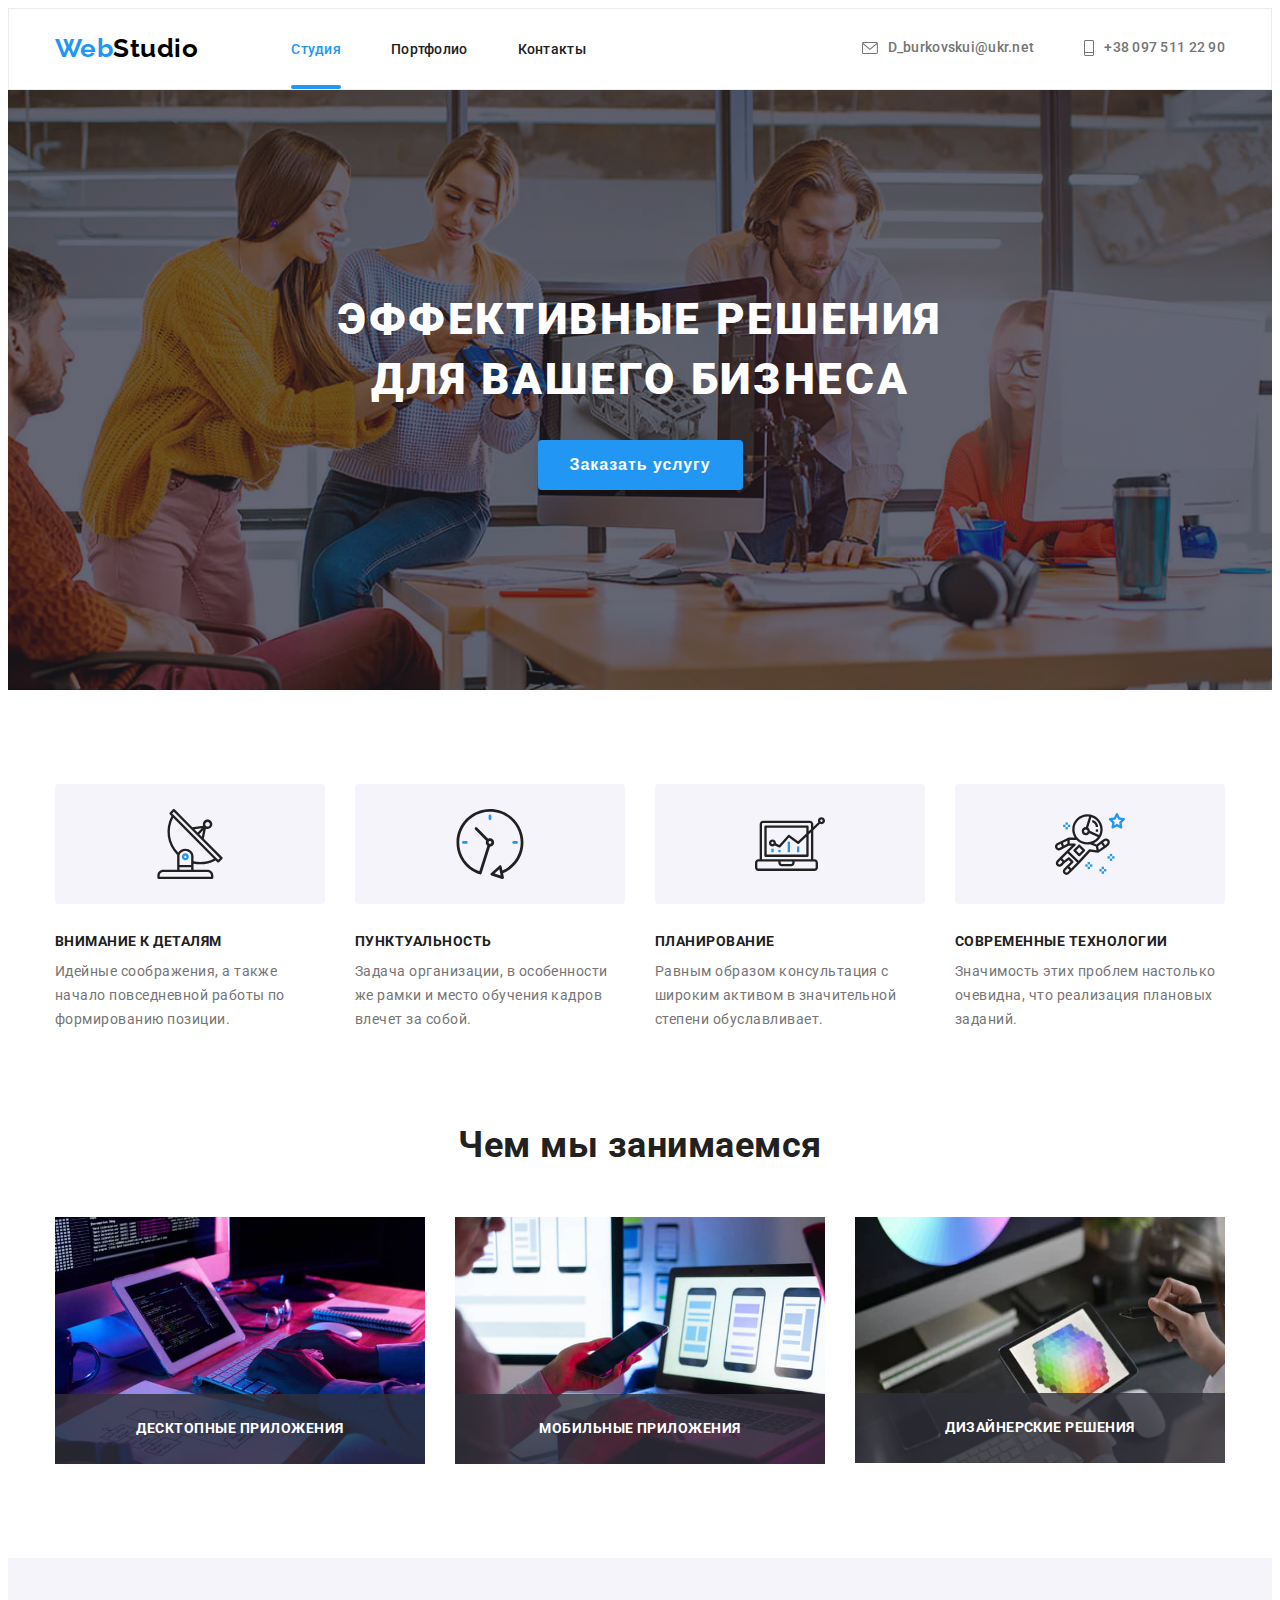
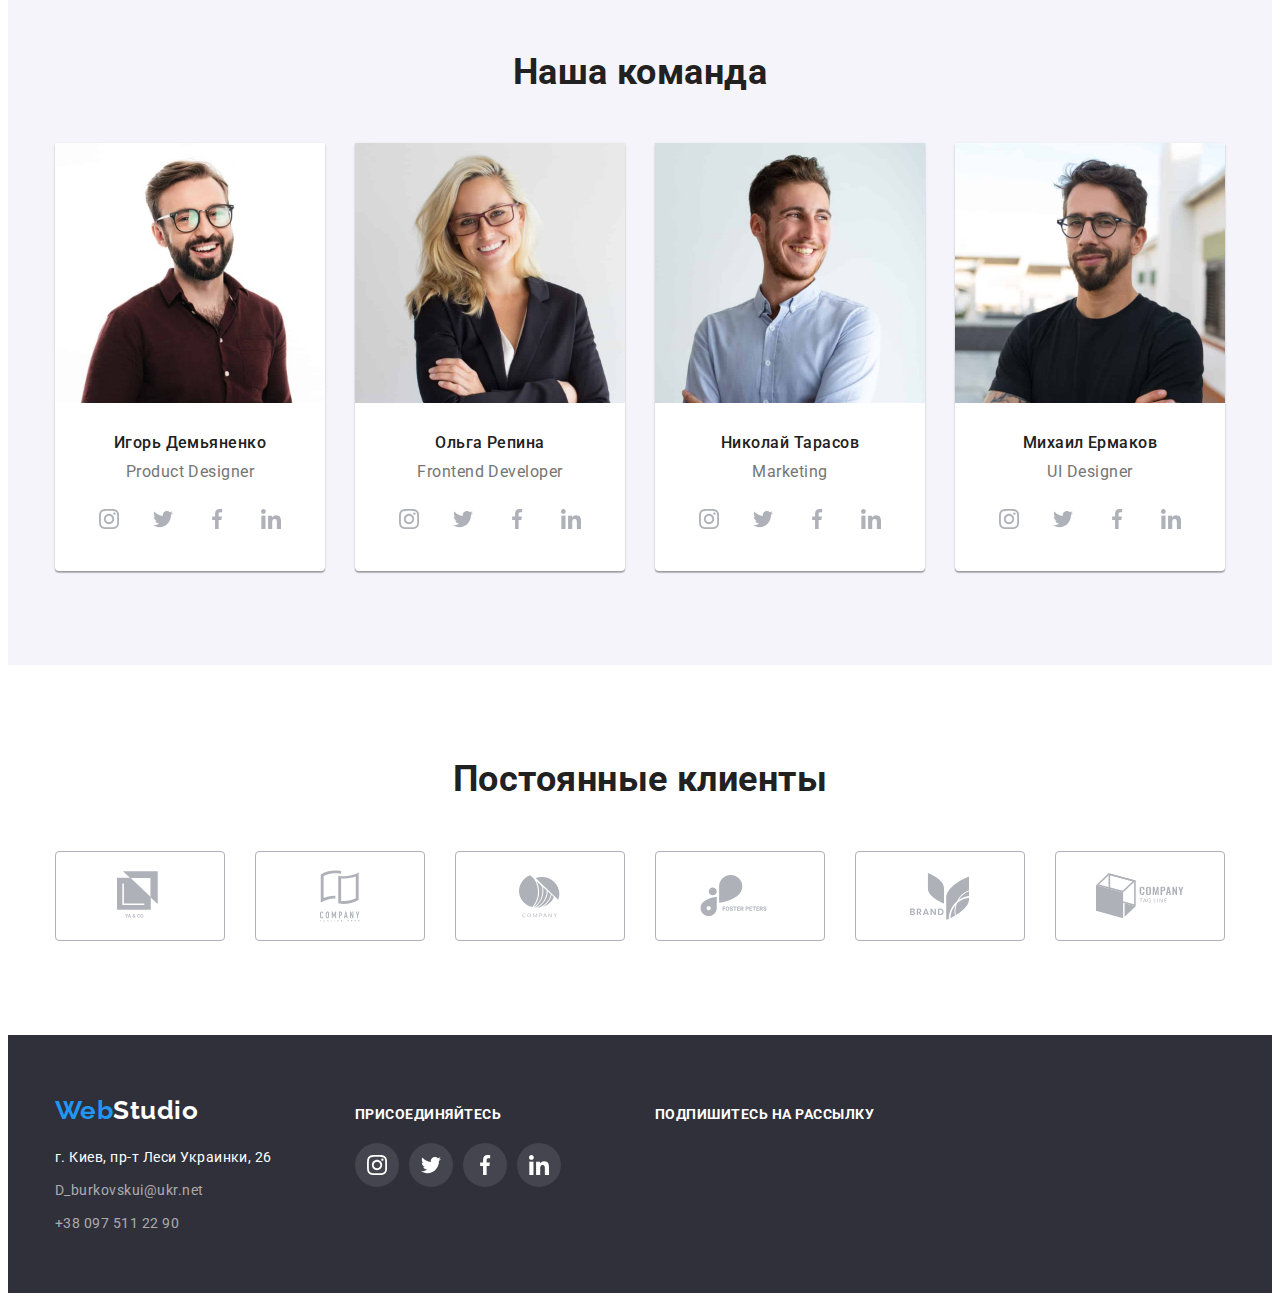
<file: index.html>
<!DOCTYPE html>
<html lang="ru">

<head>
    <meta charset="UTF-8">
    <meta http-equiv="X-UA-Compatible" content="IE=edge">
    <meta name="viewport" content="width=device-width, initial-scale=1.0">
    <title>Web studio</title>
    <link rel="stylesheet" href="https://cdnjs.cloudflare.com/ajax/libs/modern-normalize/1.0.0/modern-normalize.min.css"
        integrity="sha512-ISS7cAi1PEhQ8jnbJpJZMd29NlhNj4AWYyLOSp2CE/CsHxTCu+r+t0D2yoJudVrd0/8fTVPUVDzY5Tvli75u/g=="
        crossorigin="anonymous" />
    <link rel="preconnect" href="https://fonts.gstatic.com">
    <link
        href="https://fonts.googleapis.com/css2?family=Raleway:wght@700&family=Roboto:wght@400;500;700;900&display=swap"
        rel="stylesheet">
    <link rel="stylesheet" href="./css/styles.css">

</head>

<body>
   
        <!-- Header -->

        <header class="header">
            <div class="container">

                <nav class="navigation">

                    <a href="./index.html" class="logo"><span class="blue-web-logo">Web</span>Studio</a>

                    <ul class="navigation-list list flex">
                        <li class="nav-list-item"><a href="./index.html" class="nav-link-item current">Студия</a></li>
                        <li class="nav-list-item"><a href="./portfolio.html" class="nav-link-item">Портфолио</a></li>
                        <li class="nav-list-item"><a href="" class="nav-link-item">Контакты</a></li>
                    </ul>
                </nav>

                <ul class="contacts-list list flex">
                    <li class="contacts-list-item-header"><a href="mailto:D_burkovskui@ukr.net" class="contacts-link-item-header">
                        <svg class="icon-mail">
                        <use href="./images/svg-icons/sprite.svg#icon-message"></use>
                        </svg> D_burkovskui@ukr.net</a>
                    </li>
                    <li class="contacts-list-item-header"><a href="tel:+380975112290" class="contacts-link-item-header">
                        <svg class="icon-phone">
                        <use href="./images/svg-icons/sprite.svg#icon-phone"></use>
                    </svg>+38 097 511 22 90</a></li>
                </ul>
            </div>
        </header>

        <!-- Hero section page 1-->

        <main>
            <section class="hero-section">
            <div class="hero-content">
                <h1 class="hero-section-title">ЭФФЕКТИВНЫЕ РЕШЕНИЯ ДЛЯ ВАШЕГО БИЗНЕСА</h1>
                <button type="button" class="main-button button" data-modal-open>Заказать услугу</button>
            </div>
            </section>

            <!-- Advantages-section -->

            <section class="advantages section">
            <div class="container">
                <h2 class="section-title visually-hidden">Студия</h2>
                <ul class="advantages-section list grid">
                    <li class="advantages-list-item grid-item antenna-icon">
                        <h3 class="advantages-section-title">внимание к деталям</h3>
                        <p class="advantages-section-text">Идейные соображения, а также начало повседневной работы по
                            формированию позиции.</p>
                    </li>
                    <li class="advantages-list-item grid-item clock-icon">
                        <h3 class="advantages-section-title">пунктуальность</h3>
                        <p class="advantages-section-text">Задача организации, в особенности же рамки и место обучения
                            кадров влечет за собой.</p>
                    </li>
                    <li class="advantages-list-item grid-item diagram-icon">
                        <h3 class="advantages-section-title">планирование</h3>
                        <p class="advantages-section-text">Равным образом консультация с широким активом в значительной
                            степени обуславливает.</p>
                    </li>
                    <li class="advantages-list-item grid-item astronaut-icon">
                        <h3 class="advantages-section-title">современные технологии</h3>
                        <p class="advantages-section-text">Значимость этих проблем настолько очевидна, что реализация
                            плановых заданий.</p>
                    </li>
                </ul>
            </div>
            </section>

            <!-- Potfоlio section-->
            
            <section class="potfоlio-main section">
                
            <div class="container">
                <h2 class="section-title portfolio-main-title">Чем мы занимаемся</h2>
                <ul class="portfоlio-list list grid">
                    <li class="portfolio-item grid-item">
                        <div class="portfolio-main-thumb">
                        <img src="./images/img(1).jpg" alt="Написание кода" width="370">
                        <div class="portfolio-main-description">
                            <p class="portfolio-main-text">десктопные приложения</p>
                        </div>
                    </div>
                    </li>
                    <li class="portfolio-item grid-item">
                        <div class="portfolio-main-thumb">
                        <img src="./images/img(2).jpg" alt="Оптимизация данных" width="370">
                        <div class="portfolio-main-description">
                            <p class="portfolio-main-text">мобильные приложения</p>
                    </div>
                    </div>
                    </li>
                    <li class="portfolio-item grid-item">
                        <div class="portfolio-main-thumb">
                        <img src="./images/img(3).jpg" alt="Палитра цветов" width="370" height="246">
                        <div class="portfolio-main-description">
                            <p class="portfolio-main-text">дизайнерские решения</p>
                        </div>
                    </div>
                    </li>
                </ul>
            </div>
            </section>

            <!-- Our team section -->
            
            <section class="our-team section">
            <div class="container">
                <h2 class="section-title our-team-title">Наша команда</h2>
                <ul class="ourteam-list list grid">
                    <li class="team-item grid-item-team">
                        <img src="./images/img(4).jpg" alt="Игорь Демьяненко" width="270" />
                    <div class="name-profession">
                        <h4 class="ourteam-name">Игорь Демьяненко</h4>
                        <h5 class="ourteam-position">Product Designer</h5>

                    <ul class="social-links-list list">
                            <li class="social-icons-item">
                                <a href="" class="social-icons-link" aria-label="Instagarm" target="_blank" rel="noopener noreferrer">
                                    <svg class="icon"> 
                                        <use href="./images/svg-icons/sprite.svg#icon-instagram"></use>
                                    </svg>
                                </a>
                            </li>
                            <li class="social-icons-item">
                                <a href="" class="social-icons-link" aria-label="Twitter" target="_blank" rel="noopener noreferrer">
                                    <svg class="icon">
                                        <use href="./images/svg-icons/sprite.svg#icon-twitter"></use>
                                    </svg>
                                </a>
                            </li>
                            <li class="social-icons-item">
                                <a href="" class="social-icons-link" aria-label="Facebook" target="_blank" rel="noopener noreferrer">
                                    <svg class="icon">
                                        <use href="./images/svg-icons/sprite.svg#icon-facebook"></use>
                                    </svg>
                                </a>
                            </li>
                            <li class="social-icons-item">
                                <a href="" class="social-icons-link" aria-label="LinkedIn" target="_blank" rel="noopener noreferrer">
                                    <svg class="icon">
                                        <use href="./images/svg-icons/sprite.svg#icon-linkedin"></use>
                                    </svg>
                                </a>
                            </li>
                    </ul>

                    </div>
                    </li>
                    <li class="team-item grid-item-team">
                        <img src="./images/img(5).jpg" alt="Ольга Репина" width="270" />
                    <div class="name-profession">
                        <h4 class="ourteam-name">Ольга Репина</h4>
                        <h5 class="ourteam-position">Frontend Developer</h5>

                        <ul class="social-links-list list">
                            <li class="social-icons-item">
                                <a href="" class="social-icons-link" aria-label="Instagarm" target="_blank" rel="noopener noreferrer">
                                    <svg class="icon">
                                        <use href="./images/svg-icons/sprite.svg#icon-instagram"></use>
                                    </svg>
                                </a>
                            </li>
                            <li class="social-icons-item">
                                <a href="" class="social-icons-link" aria-label="Twitter" target="_blank" rel="noopener noreferrer">
                                    <svg class="icon">
                                        <use href="./images/svg-icons/sprite.svg#icon-twitter"></use>
                                    </svg>
                                </a>
                            </li>
                            <li class="social-icons-item">
                                <a href="" class="social-icons-link" aria-label="Facebook" target="_blank" rel="noopener noreferrer">
                                    <svg class="icon">
                                        <use href="./images/svg-icons/sprite.svg#icon-facebook"></use>
                                    </svg>
                                </a>
                            </li>
                            <li class="social-icons-item">
                                <a href="" class="social-icons-link" aria-label="LinkedIn" target="_blank" rel="noopener noreferrer">
                                    <svg class="icon">
                                        <use href="./images/svg-icons/sprite.svg#icon-linkedin"></use>
                                    </svg>
                                </a>
                            </li>
                        </ul>

                    </div>
                    </li>
                    <li class="team-item grid-item-team">
                        <img src="./images/img(6).jpg" alt="Николай Тарасов" width="270" />
                    <div class="name-profession">
                        <h4 class="ourteam-name">Николай Тарасов</h4>
                        <h5 class="ourteam-position">Marketing</h5>

                        <ul class="social-links-list list">
                            <li class="social-icons-item">
                                <a href="" class="social-icons-link" aria-label="Instagarm" target="_blank" rel="noopener noreferrer">
                                    <svg class="icon">
                                        <use href="./images/svg-icons/sprite.svg#icon-instagram"></use>
                                    </svg>
                                </a>
                            </li>
                            <li class="social-icons-item">
                                <a href="" class="social-icons-link" aria-label="Twitter" target="_blank" rel="noopener noreferrer">
                                    <svg class="icon">
                                        <use href="./images/svg-icons/sprite.svg#icon-twitter"></use>
                                    </svg>
                                </a>
                            </li>
                            <li class="social-icons-item">
                                <a href="" class="social-icons-link" aria-label="Facebook" target="_blank" rel="noopener noreferrer">
                                    <svg class="icon">
                                        <use href="./images/svg-icons/sprite.svg#icon-facebook"></use>
                                    </svg>
                                </a>
                            </li>
                            <li class="social-icons-item">
                                <a href="" class="social-icons-link" aria-label="LinkedIn" target="_blank" rel="noopener noreferrer">
                                    <svg class="icon">
                                        <use href="./images/svg-icons/sprite.svg#icon-linkedin"></use>
                                    </svg>
                                </a>
                            </li>
                        </ul>

                    </div>
                    </li>
                    <li class="team-item grid-item-team">
                        <img src="./images/img(7).jpg" alt="Михаил Ермаков" width="270" />
                    <div class="name-profession">
                        <h4 class="ourteam-name">Михаил Ермаков</h4>
                        <h5 class="ourteam-position">UI Designer</h5>

                        <ul class="social-links-list list">
                            <li class="social-icons-item">
                                <a href="" class="social-icons-link" aria-label="Instagarm" target="_blank" rel="noopener noreferrer">
                                    <svg class="icon">
                                        <use href="./images/svg-icons/sprite.svg#icon-instagram"></use>
                                    </svg>
                                </a>
                            </li>
                            <li class="social-icons-item">
                                <a href="" class="social-icons-link" aria-label="Twitter" target="_blank" rel="noopener noreferrer">
                                    <svg class="icon">
                                        <use href="./images/svg-icons/sprite.svg#icon-twitter"></use>
                                    </svg>
                                </a>
                            </li>
                            <li class="social-icons-item">
                                <a href="" class="social-icons-link" aria-label="Facebook" target="_blank" rel="noopener noreferrer">
                                    <svg class="icon">
                                        <use href="./images/svg-icons/sprite.svg#icon-facebook"></use>
                                    </svg>
                                </a>
                            </li>
                            <li class="social-icons-item">
                                <a href="" class="social-icons-link" aria-label="LinkedIn" target="_blank" rel="noopener noreferrer">
                                    <svg class="icon">
                                        <use href="./images/svg-icons/sprite.svg#icon-linkedin"></use>
                                    </svg>
                                </a>
                            </li>
                        </ul>

                    </div>
                    </li>
                </ul>
            </div>
            </section>

            <section class="regular-customers section">
            <div class="container">

                <h2 class="section-title regular-clients-section-title">Постоянные клиенты</h2>

                <ul class="regular-customers-list list grid">

                    <li class="regular-customers-list-item grid-item-customers">
                        <a class="regular-customers-link" href="">
                            <svg class="icon">
                                <use href="./images/svg-icons/sprite.svg#icon-client-one"></use>
                            </svg>
                        </a>
                    </li>
                    <li class="regular-customers-list-item grid-item-customers">
                        <a class="regular-customers-link" href="">
                            <svg class="icon">
                                <use href="./images/svg-icons/sprite.svg#icon-client-two"></use>
                            </svg>
                        </a>
                    </li>
                    <li class="regular-customers-list-item grid-item-customers">
                        <a class="regular-customers-link" href="">
                            <svg class="icon">
                                <use href="./images/svg-icons/sprite.svg#icon-client-three"></use>
                            </svg>
                        </a>
                    </li>
                    <li class="regular-customers-list-item grid-item-customers">
                        <a class="regular-customers-link" href="">
                            <svg class="icon">
                                <use href="./images/svg-icons/sprite.svg#icon-client-four"></use>
                            </svg>
                        </a>
                    </li>
                    <li class="regular-customers-list-item grid-item-customers">
                        <a class="regular-customers-link" href="">
                            <svg class="icon">
                                <use href="./images/svg-icons/sprite.svg#icon-client-five"></use>
                            </svg>
                        </a>
                    </li>
                    <li class="regular-customers-list-item grid-item-customers">
                        <a class="regular-customers-link" href="">
                            <svg class="icon">
                                <use href="./images/svg-icons/sprite.svg#icon-client-six"></use>
                            </svg>
                        </a>
                    </li>
                </ul>
            </div>
            </section>
        </main>

        <!-- Footer -->

        <footer class="footer">
            <div class="container">
               <div class="footer-part-first">
                <a href="./index.html" class="logo-footer logo"><span class="blue-web-logo">Web</span><span
                        class="white-studio-logo">Studio</span></a>
            
                <address>
                    <ul class="adress-list list">
                        <li class="adress-list-item"><a href="https://goo.gl/maps/1382NL266sKPZNC96" class="adress-link-item" target="_blank" 
                            rel="noopener noreferrer">г. Киев, пр-т Леси Украинки, 26</a>
                        </li>
                        <li class="adress-list-item"><a href="mailto:D_burkovskui@ukr.net" class="contacts-link-item-footer">D_burkovskui@ukr.net</a>
                        </li>
                        <li class="adress-list-item"><a href="tel:+380975112290" class="contacts-link-item-footer">+38 097 511 22 90</a>
                        </li>
                    </ul>
                </address>
        
            </div>
            <div class="footer-social-links">
                <p class="footer-block-title">присоединяйтесь</p>

                <ul class="social-links-list-footer list">
                    <li class="social-icons-item-footer">
                        <a href="" class="social-icons-link" aria-label="Instagarm" target="_blank" rel="noopener noreferrer">
                            <svg class="icon">
                                <use href="./images/svg-icons/sprite.svg#icon-instagram"></use>
                            </svg>
                        </a>
                    </li>
                    <li class="social-icons-item-footer">
                        <a href="" class="social-icons-link" aria-label="Twitter" target="_blank" rel="noopener noreferrer">
                            <svg class="icon">
                                <use href="./images/svg-icons/sprite.svg#icon-twitter"></use>
                            </svg>
                        </a>
                    </li>
                    <li class="social-icons-item-footer">
                        <a href="" class="social-icons-link" aria-label="Facebook" target="_blank" rel="noopener noreferrer">
                            <svg class="icon">
                                <use href="./images/svg-icons/sprite.svg#icon-facebook"></use>
                            </svg>
                        </a>
                    </li>
                    <li class="social-icons-item-footer">
                        <a href="" class="social-icons-link" aria-label="LinkedIn" target="_blank" rel="noopener noreferrer">
                            <svg class="icon">
                                <use href="./images/svg-icons/sprite.svg#icon-linkedin"></use>
                            </svg>
                        </a>
                    </li>
                </ul>
                
            </div>
            <div class="footer-form-part">
                <p class="footer-form-title">Подпишитесь на рассылку</p>
              
            </div>
            </div>
        </footer>

        <!-- Modal window -->
        
        <div class="modal-backdrop is-hidden" data-modal>
            <div class="modal">
                <button class="modal-close-button" data-modal-close>
                    <svg class="icon">
                        <use href="./images/svg-icons/sprite.svg#icon-modal-exit"></use>
                    </svg>
                </button>
            </div>
        </div>

        <script src="./js/modal.js"></script>
</body>

</html>
</file>
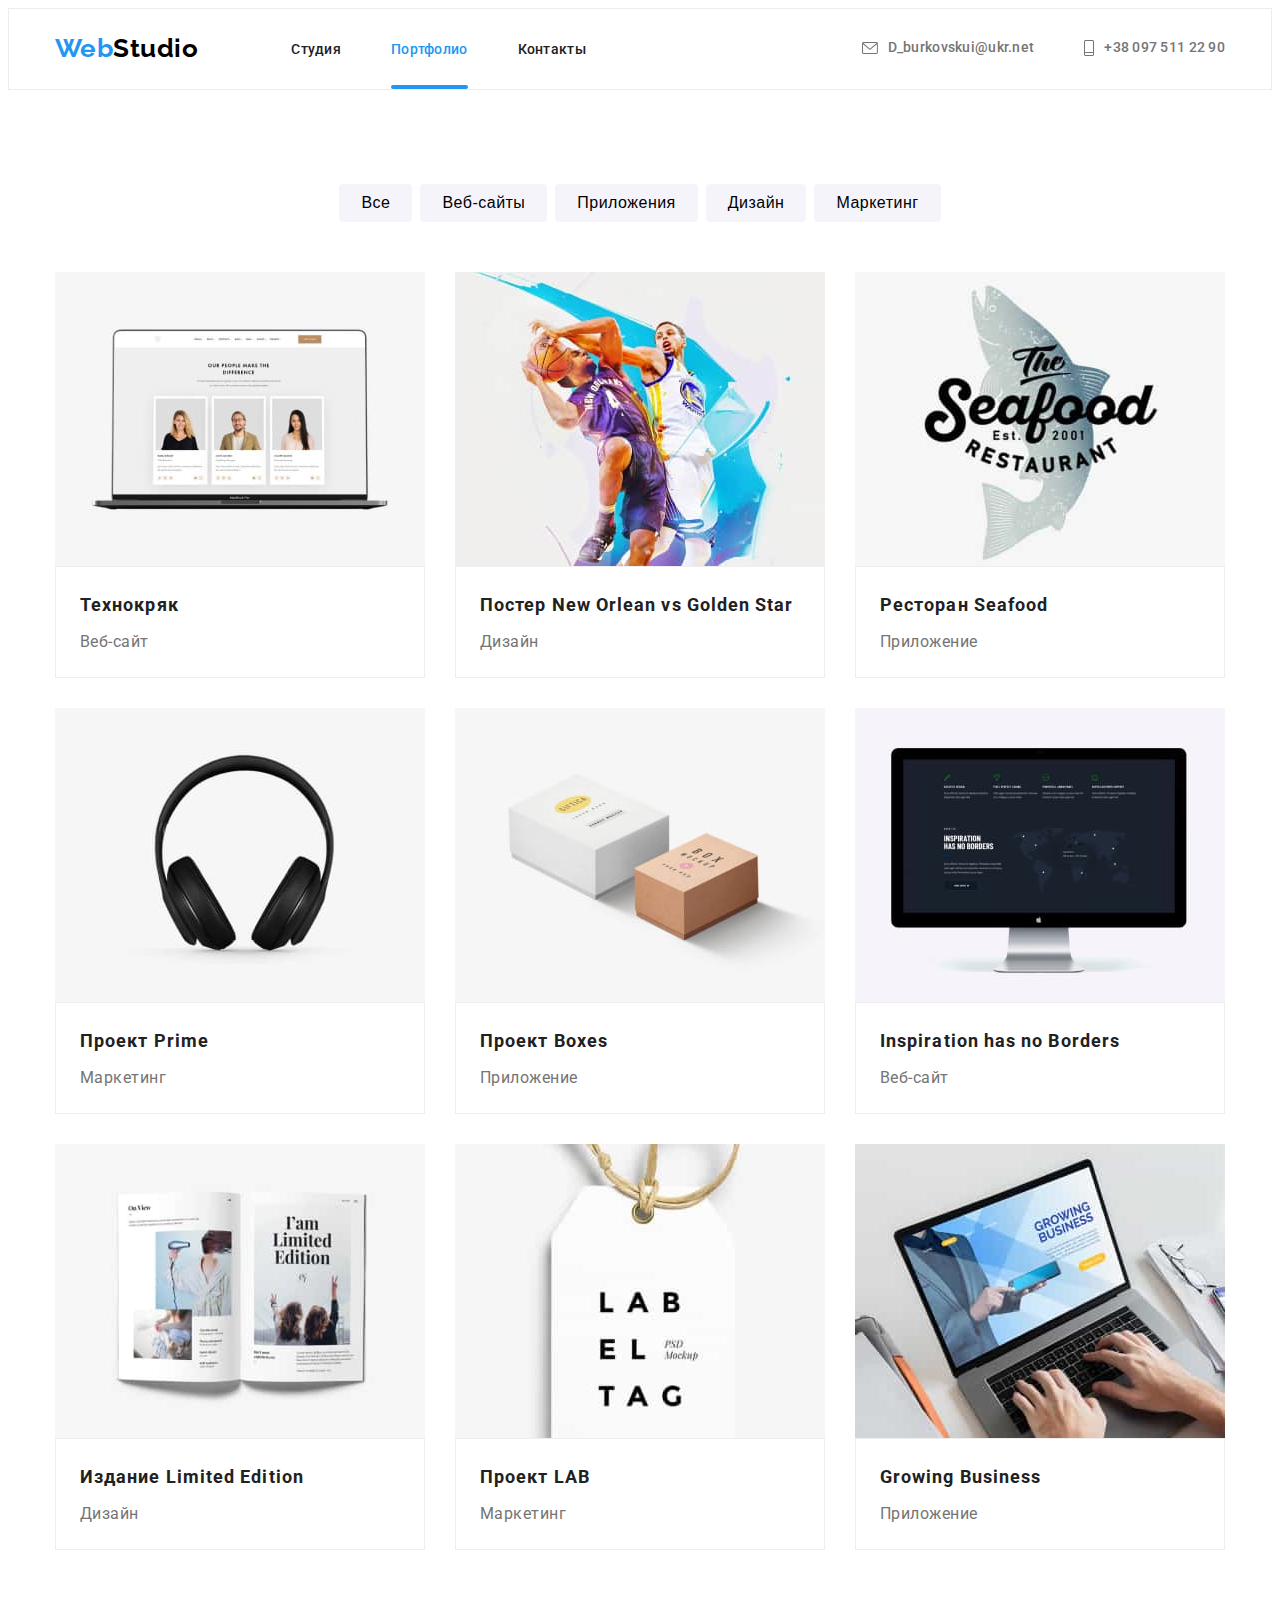
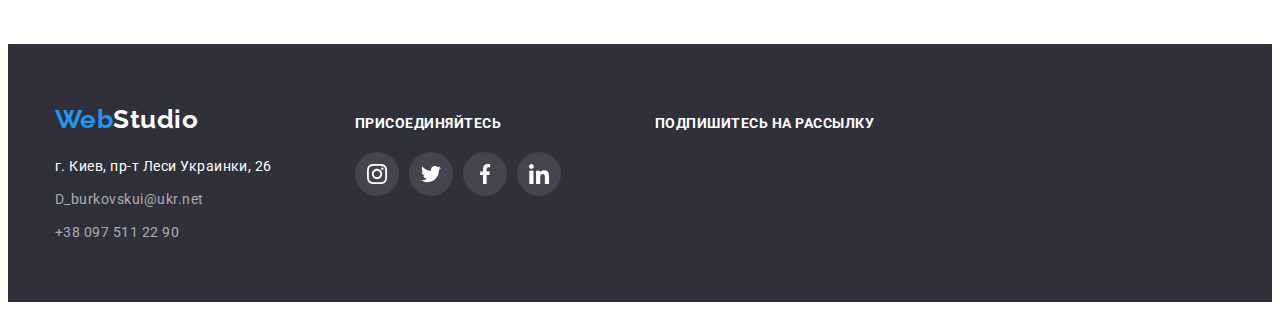
<file: portfolio.html>
<!DOCTYPE html>
<html lang="ru">

<head>
    <meta charset="UTF-8">
    <meta http-equiv="X-UA-Compatible" content="IE=edge">
    <meta name="viewport" content="width=device-width, initial-scale=1.0">
    <title>Web studio</title>
    <link rel="stylesheet" href="https://cdnjs.cloudflare.com/ajax/libs/modern-normalize/1.0.0/modern-normalize.min.css"
        integrity="sha512-ISS7cAi1PEhQ8jnbJpJZMd29NlhNj4AWYyLOSp2CE/CsHxTCu+r+t0D2yoJudVrd0/8fTVPUVDzY5Tvli75u/g=="
        crossorigin="anonymous" />
    <link rel="preconnect" href="https://fonts.gstatic.com">
    <link
        href="https://fonts.googleapis.com/css2?family=Raleway:wght@700&family=Roboto:wght@400;500;700;900&display=swap"
        rel="stylesheet">
    <link rel="stylesheet" href="./css/styles.css">
</head>

<body>
    
        <!-- Header -->

        <header class="header">
            <div class="container">
        
                <nav class="navigation">
        
                    <a href="./index.html" class="logo"><span class="blue-web-logo">Web</span>Studio</a>
        
                    <ul class="navigation-list list flex">
                        <li class="nav-list-item"><a href="./index.html" class="nav-link-item">Студия</a></li>
                        <li class="nav-list-item"><a href="./portfolio.html" class="nav-link-item current">Портфолио</a></li>
                        <li class="nav-list-item"><a href="" class="nav-link-item">Контакты</a></li>
                    </ul>
                </nav>
        
                <ul class="contacts-list list flex">
                    <li class="contacts-list-item-header"><a href="mailto:D_burkovskui@ukr.net"
                            class="contacts-link-item-header">
                            <svg class="icon-mail">
                                <use href="./images/svg-icons/sprite.svg#icon-message"></use>
                            </svg> D_burkovskui@ukr.net</a>
                    </li>
                    <li class="contacts-list-item-header"><a href="tel:+380975112290" class="contacts-link-item-header">
                            <svg class="icon-phone">
                                <use href="./images/svg-icons/sprite.svg#icon-phone"></use>
                            </svg>+38 097 511 22 90</a></li>
                </ul>
            </div>
        </header>

            <!-- Portfolio section -->
            <main>
            <section class="portfolio-page section">
                <div class="container">
                <h1 class="section-title visually-hidden">Портфолио</h1>

                <ul class="portfolio-filter-list list flex">
                    <li class="portfolio-filter-link"><button type="button" class="portfolio-button button">Все</button></li>
                    <li class="portfolio-filter-link"><button type="button" class="portfolio-button button">Веб-сайты</button></li>
                    <li class="portfolio-filter-link"><button type="button" class="portfolio-button button">Приложения</button></li>
                    <li class="portfolio-filter-link"><button type="button" class="portfolio-button button">Дизайн</button></li>
                    <li class="portfolio-filter-link"><button type="button" class="portfolio-button button">Маркетинг</button></li>
                </ul>
            
                <ul class="porfolio-filter-list list grid">
                    <li class="portfolio-filter-item grid-item">
                        <a href="" class="portfolio-filter-link-item">
                            <div class="portfolio-image-thumb">
                            <img src="./images/images-portfolio/img(8).jpg" alt="Команда" width="370" height="294">
                            <div class="portfolio-description">
                                <p class="description-text">Технокряк это современная площадка распространения коронавируса. 
                                   Компании используют эту платформу для цифрового шпионажа и атак 
                                   на защищённые сервера конкурентов.</p>
                            </div>
                        </div>
                    <div class="portfolio-expo">
                            <h3 class="portfolio-section-object">Технокряк</h3>
                            <p class="portfolio-section-area">Веб-сайт</p>
                    </div>
                        </a>
                    </li>
                    <li class="portfolio-filter-item grid-item">
                        <a href="" class="portfolio-filter-link-item">
                            <div class="portfolio-image-thumb">
                                <img src="./images/images-portfolio/img(9).jpg" alt="Команда" width="370" height="294">
                                <div class="portfolio-description">
                                    <p class="description-text">Технокряк это современная площадка распространения коронавируса.
                                        Компании используют эту платформу для цифрового шпионажа и атак
                                        на защищённые сервера конкурентов.</p>
                                </div>
                            </div>
                    <div class="portfolio-expo">
                            <h3 class="portfolio-section-object">Постер New Orlean vs Golden Star</h3>
                            <p class="portfolio-section-area">Дизайн</p>
                    </div>
                        </a>
                    </li>
                    <li class="portfolio-filter-item grid-item">
                        <a href="" class="portfolio-filter-link-item">
                            <div class="portfolio-image-thumb">
                                <img src="./images/images-portfolio/img(10).jpg" alt="Команда" width="370" height="294">
                                <div class="portfolio-description">
                                    <p class="description-text">Технокряк это современная площадка распространения коронавируса.
                                        Компании используют эту платформу для цифрового шпионажа и атак
                                        на защищённые сервера конкурентов.</p>
                                </div>
                            </div>
                    <div class="portfolio-expo">
                            <h3 class="portfolio-section-object">Ресторан Seafood</h3>
                            <p class="portfolio-section-area">Приложение</p>
                    </div>
                        </a>
                    </li>
                    <li class="portfolio-filter-item grid-item">
                        <a href="" class="portfolio-filter-link-item">
                            <div class="portfolio-image-thumb">
                                <img src="./images/images-portfolio/img(11).jpg" alt="Команда" width="370" height="294">
                                <div class="portfolio-description">
                                    <p class="description-text">Технокряк это современная площадка распространения коронавируса.
                                        Компании используют эту платформу для цифрового шпионажа и атак
                                        на защищённые сервера конкурентов.</p>
                                </div>
                            </div>
                    <div class="portfolio-expo">
                            <h3 class="portfolio-section-object">Проект Prime</h3>
                            <p class="portfolio-section-area">Маркетинг</p>
                    </div>
                        </a>
                    </li>
                    <li class="portfolio-filter-item grid-item">
                        <a href="" class="portfolio-filter-link-item">
                            <div class="portfolio-image-thumb">
                                <img src="./images/images-portfolio/img(12).jpg" alt="Команда" width="370" height="294">
                                <div class="portfolio-description">
                                    <p class="description-text">Технокряк это современная площадка распространения коронавируса.
                                        Компании используют эту платформу для цифрового шпионажа и атак
                                        на защищённые сервера конкурентов.</p>
                                </div>
                            </div>
                    <div class="portfolio-expo">
                            <h3 class="portfolio-section-object">Проект Boxes</h3>
                            <p class="portfolio-section-area">Приложение</p>
                    </div>
                        </a>
                    </li>
                    <li class="portfolio-filter-item grid-item">
                        <a href="" class="portfolio-filter-link-item">
                            <div class="portfolio-image-thumb">
                                <img src="./images/images-portfolio/img(13).jpg" alt="Команда" width="370" height="294">
                                <div class="portfolio-description">
                                    <p class="description-text">Технокряк это современная площадка распространения коронавируса.
                                        Компании используют эту платформу для цифрового шпионажа и атак
                                        на защищённые сервера конкурентов.</p>
                                </div>
                            </div>
                    <div class="portfolio-expo">
                            <h3 class="portfolio-section-object">Inspiration has no Borders</h3>
                            <p class="portfolio-section-area">Веб-сайт</p>
                    </div>
                        </a>
                    </li>
                    <li class="portfolio-filter-item grid-item">
                        <a href="" class="portfolio-filter-link-item">
                            <div class="portfolio-image-thumb">
                                <img src="./images/images-portfolio/img(14).jpg" alt="Команда" width="370" height="294">
                                <div class="portfolio-description">
                                    <p class="description-text">Технокряк это современная площадка распространения коронавируса.
                                        Компании используют эту платформу для цифрового шпионажа и атак
                                        на защищённые сервера конкурентов.</p>
                                </div>
                            </div>
                    <div class="portfolio-expo">
                            <h3 class="portfolio-section-object">Издание Limited Edition</h3>
                            <p class="portfolio-section-area">Дизайн</p>
                    </div>
                        </a>
                    </li>
                    <li class="portfolio-filter-item grid-item">
                        <a href="" class="portfolio-filter-link-item">
                            <div class="portfolio-image-thumb">
                                <img src="./images/images-portfolio/img(15).jpg" alt="Команда" width="370" height="294">
                                <div class="portfolio-description">
                                    <p class="description-text">Технокряк это современная площадка распространения коронавируса.
                                        Компании используют эту платформу для цифрового шпионажа и атак
                                        на защищённые сервера конкурентов.</p>
                                </div>
                            </div>
                    <div class="portfolio-expo">
                            <h3 class="portfolio-section-object">Проект LAB</h3>
                            <p class="portfolio-section-area">Маркетинг</p>
                    </div>
                        </a>
                    </li>
                    <li class="portfolio-filter-item grid-item">
                        <a href="" class="portfolio-filter-link-item">
                            <div class="portfolio-image-thumb">
                                <img src="./images/images-portfolio/img(16).jpg" alt="Команда" width="370" height="294">
                                <div class="portfolio-description">
                                    <p class="description-text">Технокряк это современная площадка распространения коронавируса.
                                        Компании используют эту платформу для цифрового шпионажа и атак
                                        на защищённые сервера конкурентов.</p>
                                </div>
                            </div>
                    <div class="portfolio-expo">
                            <h3 class="portfolio-section-object">Growing Business</h3>
                            <p class="portfolio-section-area">Приложение</p>
                    </div>
                        </a>
                    </li>
                </ul>
                </div>
            </section>
        </main>

        <!-- Footer -->

    <footer class="footer">
        <div class="container">
            <div class="footer-part-first">
                <a href="./index.html" class="logo-footer logo"><span class="blue-web-logo">Web</span><span
                        class="white-studio-logo">Studio</span></a>
    
                <address>
                    <ul class="adress-list list">
                        <li class="adress-list-item"><a href="https://goo.gl/maps/1382NL266sKPZNC96"
                                class="adress-link-item" target="_blank" rel="noopener noreferrer">г. Киев, пр-т Леси
                                Украинки, 26</a>
                        </li>
                        <li class="adress-list-item"><a href="mailto:D_burkovskui@ukr.net"
                                class="contacts-link-item-footer">D_burkovskui@ukr.net</a>
                        </li>
                        <li class="adress-list-item"><a href="tel:+380975112290" class="contacts-link-item-footer">+38 097
                                511 22 90</a>
                        </li>
                    </ul>
                </address>
    
            </div>
            <div class="footer-social-links">
                <p class="footer-block-title">присоединяйтесь</p>
    
                <ul class="social-links-list-footer list">
                    <li class="social-icons-item-footer">
                        <a href="" class="social-icons-link" aria-label="Instagarm" target="_blank"
                            rel="noopener noreferrer">
                            <svg class="icon">
                                <use href="./images/svg-icons/sprite.svg#icon-instagram"></use>
                            </svg>
                        </a>
                    </li>
                    <li class="social-icons-item-footer">
                        <a href="" class="social-icons-link" aria-label="Twitter" target="_blank" rel="noopener noreferrer">
                            <svg class="icon">
                                <use href="./images/svg-icons/sprite.svg#icon-twitter"></use>
                            </svg>
                        </a>
                    </li>
                    <li class="social-icons-item-footer">
                        <a href="" class="social-icons-link" aria-label="Facebook" target="_blank"
                            rel="noopener noreferrer">
                            <svg class="icon">
                                <use href="./images/svg-icons/sprite.svg#icon-facebook"></use>
                            </svg>
                        </a>
                    </li>
                    <li class="social-icons-item-footer">
                        <a href="" class="social-icons-link" aria-label="LinkedIn" target="_blank"
                            rel="noopener noreferrer">
                            <svg class="icon">
                                <use href="./images/svg-icons/sprite.svg#icon-linkedin"></use>
                            </svg>
                        </a>
                    </li>
                </ul>
    
            </div>
            <div class="footer-form-part">
                <p class="footer-form-title">Подпишитесь на рассылку</p>
    
            </div>
        </div>
    </footer>

    </body>
    
    </html>
</file>
<file: css/styles.css>
:root {
  --main-text-color: #212121;
  --auxiliary-text-color: #757575;
  --accent-text-color: #2196f3;
  --main-bg-color: #ffffff;
  --auxiliary-bg-color: #f5f4fa;
  --main-bg-section-color: #2f303a;
  --main-icon-color: #afb1b8;

  --logo-font: 'Raleway', sans-serif;
  --main-text-font: 'Roboto', sans-serif;

  --grid-item: 3;

  --animation: 250ms cubic-bezier(0.4, 0, 0.2, 1);
}

html {
  box-sizing: border-box;
}

*,
*::after,
*::before {
  box-sizing: inherit;
}

body {
  background-color: var(--main-bg-color);
  font-family: var(--main-text-font);
  color: var(--main-text-color);
  letter-spacing: 0.03em;
}

.container {
  width: 1200px;
  padding-left: 15px;
  padding-right: 15px;
  margin-left: auto;
  margin-right: auto;
}

a {
  text-decoration: none;
  transition: color var(--animation);
}

.list {
  list-style: none;
  padding-left: 0;
  margin: 0;
}

h1,
h2,
h3,
h4,
h5,
h6,
p {
  margin: 0;
}

img {
  display: block;
  max-width: 100%;
}

.flex {
  display: inline-flex;
}

.section {
  padding-bottom: 94px;
}

/* Header */

.header {
  padding-top: 24px;
  padding-bottom: 25px;
  border: 1px solid #ececec;
}

.header .container {
  display: flex;
  justify-content: flex-end;
  align-items: center;
}

.logo {
  font-family: var(--logo-font);
  font-weight: 700;
  font-size: 26px;
  line-height: 1.19;
  color: #000000;
}

.header .logo {
  margin-right: 93px;
}

.blue-web-logo {
  color: var(--accent-text-color);
}

.white-studio-logo {
  color: var(--main-bg-color);
}

.header .current {
  color: var(--accent-text-color);
  position: relative;
}

.current::after {
  content: '';
  width: 100%;
  height: 4px;
  border-radius: 2px;
  background-color: currentColor;
  position: absolute;
  bottom: -32px;
  left: 0;
}

.nav-link-item {
  font-weight: 500;
  font-size: 14px;
  line-height: 1.14;
  letter-spacing: 0.02em;
  color: var(--main-text-color);
  position: relative;
  transform: background-color var(--animation);
}

.nav-link-item:hover::after,
.nav-link-item:focus::after {
  content: '';
  width: 100%;
  height: 4px;
  border-radius: 2px;
  background-color: currentColor;
  position: absolute;
  bottom: -32px;
  left: 0;
}

.nav-list-item:not(:last-child) {
  margin-right: 50px;
}

.contacts-list-item-header:not(:last-child) {
  margin-right: 50px;
}

.contacts-link-item-header {
  display: flex;
  align-items: center;
  font-weight: 500;
  font-size: 14px;
  line-height: 1.14;
  letter-spacing: 0.02em;
  color: var(--auxiliary-text-color);
}

.nav-link-item:hover,
.nav-link-item:focus,
.contacts-link-item-header:hover,
.contacts-link-item-header:focus,
.adress-link-item:hover,
.adress-link-item:focus,
.contacts-link-item-footer:hover,
.contacts-link-item-footer:focus {
  color: var(--accent-text-color);
}

.navigation {
  display: flex;
  align-items: center;
  margin-right: auto;
}

.contacts-link-item-header .icon-mail {
  width: 16px;
  height: 12px;
  margin-right: 10px;
  fill: currentColor;
  transition: fill var(--animation);
}

.contacts-link-item-header .icon-phone {
  width: 10px;
  height: 16px;
  margin-right: 10px;
  fill: currentColor;
  transition: fill var(--animation);
}

.contacts-link-item-header:hover .icon-phone,
.contacts-link-item-header:focus .icon-phone,
.contacts-link-item-header:hover .icon-mail,
.contacts-link-item-header:focus .icon-mail {
  fill: var(--accent-text-color);
}

/* Buttons */

.button {
  font-size: 16px;
  text-align: center;
  cursor: pointer;
  border: 0;
  border-radius: 4px;
  transition: color var(--animation), background-color var(--animation),
    box-shadow var(--animation);
}

.main-button {
  background-color: var(--accent-text-color);
  color: var(--main-bg-color);
  font-weight: 700;
  line-height: 1.88;
  display: flex;
  align-items: center;
  letter-spacing: 0.06em;
  box-shadow: 0px 4px 4px rgba(0, 0, 0, 0.15);
  padding: 10px 32px;
  margin: 30px auto 0;
}

.main-button:hover,
.main-button:focus {
  background-color: var(--auxiliary-bg-color);
  color: var(--main-text-color);
}

.portfolio-button {
  background-color: var(--auxiliary-bg-color);
  font-weight: 500;
  line-height: 1.63;
  letter-spacing: 0.03em;
  padding: 6px 22px;
}

.portfolio-button:hover,
.portfolio-button:focus {
  background-color: var(--accent-text-color);
  color: var(--main-bg-color);
  box-shadow: 0px 3px 1px rgba(0, 0, 0, 0.1), 0px 1px 2px rgba(0, 0, 0, 0.08),
    0px 2px 2px rgba(0, 0, 0, 0.12);
}

.section-title {
  font-weight: 700;
  font-size: 36px;
  line-height: 1.16;
  text-align: center;
}

/* PAGE 1 (MAIN)*/

/* Hero section */

.hero-section,
.hero-content {
  margin-right: auto;
  margin-left: auto;
  text-align: center;
}

.hero-section {
  max-width: 1600px;
  background-image: linear-gradient(
      to right,
      rgba(47, 48, 58, 0.4),
      rgba(47, 48, 58, 0.4)
    ),
    url(../images/background-image.png);
  background-repeat: no-repeat;
  background-position: center;
  background-size: cover;
  background-color: #c4c4c4;
  padding-bottom: 200px;
  padding-top: 200px;
}

.hero-section-title {
  font-weight: 900;
  font-size: 44px;
  line-height: 1.36;
  letter-spacing: 0.06em;
  text-transform: uppercase;
  color: var(--main-bg-color);
  margin-bottom: 0;
}

.hero-content {
  max-width: 696px;
}

/* Advantages-section */

.advantages,
.our-team {
  padding-top: 94px;
}

.advantages-section-title {
  font-weight: 700;
  font-size: 14px;
  line-height: 1.14;
  text-transform: uppercase;
}

.advantages-section-text {
  font-weight: 400;
  font-size: 14px;
  line-height: 1.71;
  color: var(--auxiliary-text-color);
  margin-top: 10px;
}

.advantages-list-item::before {
  display: block;
  content: '';
  height: 120px;
  margin-bottom: 30px;
  background-color: var(--auxiliary-bg-color);
  background-repeat: no-repeat;
  background-position: center;
  border-radius: 4px;
}

.antenna-icon::before {
  background-image: url(../images/images-features-section/antenna.svg);
}

.clock-icon::before {
  background-image: url(../images/images-features-section/clock.svg);
}

.diagram-icon::before {
  background-image: url(../images/images-features-section/diagram.svg);
}

.astronaut-icon::before {
  background-image: url(../images/images-features-section/astronaut.svg);
}

.visually-hidden {
  position: absolute !important;
  clip: rect(1px 1px 1px 1px);
  clip: rect(1px, 1px, 1px, 1px);
  padding: 0 !important;
  border: 0 !important;
  height: 1px !important;
  width: 1px !important;
  overflow: hidden;
}

/* Portfolio-section */

.grid {
  display: flex;
  flex-wrap: wrap;
  padding: 0;
  margin-left: -30px;
  margin-top: -30px;
}

.grid-item {
  flex-basis: calc((100% - 30px * var(--grid-item)) / var(--grid-item));
  margin-left: 30px;
  margin-top: 30px;
}

.advantages-list-item,
.grid-item-team {
  --grid-item: 4;
  flex-basis: calc((100% - 30px * var(--grid-item)) / var(--grid-item));
  margin-top: 30px;
  margin-left: 30px;
}

.portfolio-main-title,
.our-team-title {
  margin-bottom: 50px;
}

.portfolio-main-thumb {
  position: relative;
}

.portfolio-main-description {
  position: absolute;
  bottom: 0;
  left: 0;
  width: 100%;
  height: 70px;
  background-color: rgba(47, 48, 58, 0.8);
  text-align: center;
  padding: 27px 0;
}

.portfolio-main-text {
  font-weight: 700;
  font-size: 14px;
  line-height: 1.14;
  text-transform: uppercase;
  color: var(--main-bg-color);
}

/* Our team section */

.our-team {
  background-color: var(--auxiliary-bg-color);
}

.team-item {
  background: var(--main-bg-color);
  box-shadow: 0px 1px 3px rgba(0, 0, 0, 0.12), 0px 1px 1px rgba(0, 0, 0, 0.14),
    0px 2px 1px rgba(0, 0, 0, 0.2);
  border-radius: 0px 0px 4px 4px;
}

.name-profession {
  padding-bottom: 30px;
  padding-top: 30px;
}

.ourteam-name {
  font-weight: 500;
  font-size: 16px;
  line-height: 1.19;
  text-align: center;
  padding-bottom: 10px;
}

.ourteam-position {
  font-weight: 400;
  font-size: 16px;
  line-height: 1.19;
  text-align: center;
  color: var(--auxiliary-text-color);
  padding-bottom: 16px;
}

.social-links-list {
  display: flex;
  justify-content: center;
}

.social-icons-item:not(:last-child) {
  margin-right: 10px;
}

.social-links-list .icon {
  width: 20px;
  height: 20px;
  fill: var(--main-icon-color);
}

/*Social icons links  */

.social-icons-link {
  display: flex;
  justify-content: center;
  align-items: center;
  width: 44px;
  height: 44px;
  border-radius: 50%;
  transition: fill var(--animation), background-color var(--animation);
}

.our-team .social-icons-link {
  background-color: var(--main-bg-color);
}

.our-team .social-icons-link:hover .icon,
.our-team .social-icons-link:focus .icon {
  fill: var(--main-bg-color);
}

.our-team .social-icons-link:hover,
.our-team .social-icons-link:focus {
  background-color: var(--accent-text-color);
}

/* Regular customers section */

.grid-item-customers {
  --grid-item: 6;
  flex-basis: calc((100% - 30px * var(--grid-item)) / var(--grid-item));
  margin-left: 30px;
  margin-top: 30px;
}

.regular-clients-section-title {
  padding-top: 94px;
  margin-bottom: 50px;
}

.regular-customers-link {
  display: flex;
  justify-content: center;
  align-items: center;
  height: 90px;
  fill: var(--main-icon-color);
  background-color: var(--main-bg-color);
  border: 1px solid var(--main-icon-color);
  border-radius: 4px;
  transition: fill var(--animation), border var(--animation);
}

.regular-customers-list li:nth-child(1) svg {
  width: 45px;
  height: 50px;
}

.regular-customers-list li:nth-child(2) svg {
  width: 40px;
  height: 52px;
}

.regular-customers-list li:nth-child(3) svg {
  width: 41px;
  height: 43px;
}

.regular-customers-list li:nth-child(4) svg {
  width: 80px;
  height: 42px;
}

.regular-customers-list li:nth-child(5) svg {
  width: 59px;
  height: 47px;
}

.regular-customers-list li:nth-child(6) svg {
  width: 88px;
  height: 46px;
}

.regular-customers-link:hover,
.regular-customers-link:focus {
  --main-icon-color: var(--accent-text-color);
}

/* Footer */

.footer-part-first,
.footer-social-links {
  flex-basis: calc((50% - 45px) / 2);
}

.footer-form-part {
  flex-basis: calc(50% - 15px);
}

.footer .container {
  width: 1200px;
  display: flex;
  justify-content: space-between;
  align-items: baseline;
  padding-left: 15px;
  padding-right: 15px;
  margin-right: auto;
  margin-left: auto;
}

.footer {
  background-color: var(--main-bg-section-color);
}

.logo-footer {
  display: inline-block;
  padding-top: 60px;
  padding-bottom: 20px;
}

.adress-link-item {
  font-style: normal;
  font-weight: 400;
  font-size: 14px;
  line-height: 1.71;
  color: var(--main-bg-color);
}

.contacts-link-item-footer {
  font-style: normal;
  font-weight: 400;
  font-size: 14px;
  line-height: 1.71;
  color: rgba(255, 255, 255, 0.6);
}

.adress-list {
  padding-bottom: 57px;
}

.adress-list-item:not(:first-child) {
  margin-top: 9px;
}

.footer-block-title {
  font-weight: 700;
  font-size: 14px;
  line-height: 1.14;
  text-transform: uppercase;
  color: var(--main-bg-color);
}

.social-links-list-footer {
  display: flex;
  margin-top: 20px;
}

.social-icons-item-footer:not(:last-child) {
  margin-right: 10px;
}

.social-links-list-footer .icon {
  width: 20px;
  height: 20px;
  fill: var(--main-bg-color);
  transition: background-color var(--animation);
}

.footer .social-icons-link {
  background-color: rgba(255, 255, 255, 0.1);
}

.footer .social-icons-link:hover,
.footer .social-icons-link:focus {
  background-color: var(--accent-text-color);
}

.footer-form-title {
  font-weight: 700;
  font-size: 14px;
  line-height: 1.14;
  text-transform: uppercase;
  color: var(--main-bg-color);
}

/* PAGE 2 (PORTFOLIO) */

.portfolio-page {
  padding-top: 94px;
}

.filter {
  text-align: center;
}

.portfolio-section-object {
  font-weight: 700;
  font-size: 18px;
  line-height: 2;
  letter-spacing: 0.06em;
  color: var(--main-text-color);
}

.portfolio-section-area {
  font-weight: 400;
  font-size: 16px;
  line-height: 1.88;
  margin-top: 4px;
  color: var(--auxiliary-text-color);
}

.portfolio-filter-list {
  display: flex;
  justify-content: center;
  margin-bottom: 50px;
}

.portfolio-filter-link:not(:last-child) {
  margin-right: 8px;
}

.portfolio-filter-link-item {
  display: inline-block;
  cursor: pointer;
  transition: box-shadow var(--animation);
}

.portfolio-filter-link-item:hover,
.portfolio-filter-link-item:focus {
  border: 1px solid #eeeeee;
  box-sizing: border-box;
  box-shadow: 0px 1px 1px rgba(0, 0, 0, 0.12), 0px 4px 4px rgba(0, 0, 0, 0.06),
    1px 4px 6px rgba(0, 0, 0, 0.16);
}

.portfolio-expo {
  background-color: var(--main-bg-color);
  border: 1px solid #eeeeee;
  padding: 20px 24px;
}

.portfolio-image-thumb {
  position: relative;
  overflow: hidden;
}

.portfolio-description {
  position: absolute;
  top: 0;
  left: 0;
  transform: translate(0, 100%);
  opacity: 0;
  width: 100%;
  height: 100%;
  padding: 63px 24px;
  transition: transform var(--animation), opacity var(--animation),
    background-color var(--animation);
}

.portfolio-filter-link-item:hover .portfolio-description,
.portfolio-filter-link-item:focus .portfolio-description {
  background-color: rgba(33, 150, 243, 0.9);
  opacity: 1;
  transform: translate(0, 0);
}

.description-text {
  font-weight: 400;
  font-size: 18px;
  line-height: 1.5;
  color: var(--main-bg-color);
}

/* Modal window */

.modal-backdrop {
  position: fixed;
  top: 0;
  left: 0;
  width: 100%;
  height: 100%;
  background-color: rgba(0, 0, 0, 0.2);
  z-index: 100;
  opacity: 1;
  transition: opacity 500ms ease-out 200ms;
}

.modal-backdrop.is-hidden {
  opacity: 0;
  pointer-events: none;
  visibility: hidden;
}

.modal {
  position: absolute;
  top: 50%;
  left: 50%;
  transform: translate(-50%, -50%) scale(1);
  width: 100%;
  max-width: 528px;
  min-height: 581px;
  background: var(--main-bg-color);
  box-shadow: 0px 1px 3px rgba(0, 0, 0, 0.12), 0px 1px 1px rgba(0, 0, 0, 0.14),
    0px 2px 1px rgba(0, 0, 0, 0.2);
  border-radius: 4px;
  transition: transform 300ms ease-out 1ms;
}

.is-hidden .modal {
  transform: translate(100%, 100%) scale(0.2);
}

.modal-close-button {
  position: absolute;
  top: 8px;
  right: 8px;
  display: flex;
  justify-content: center;
  align-items: center;
  width: 30px;
  height: 30px;
  background: var(--main-bg-color);
  border: 1px solid rgba(0, 0, 0, 0.1);
  border-radius: 50%;
  cursor: pointer;
}

.modal-close-button .icon {
  width: 18px;
  height: 18px;
  transition: fill var(--animation);
}

.modal-close-button:hover .icon,
.modal-close-button:focus .icon {
  fill: rgb(243, 17, 17);
}
</file>
